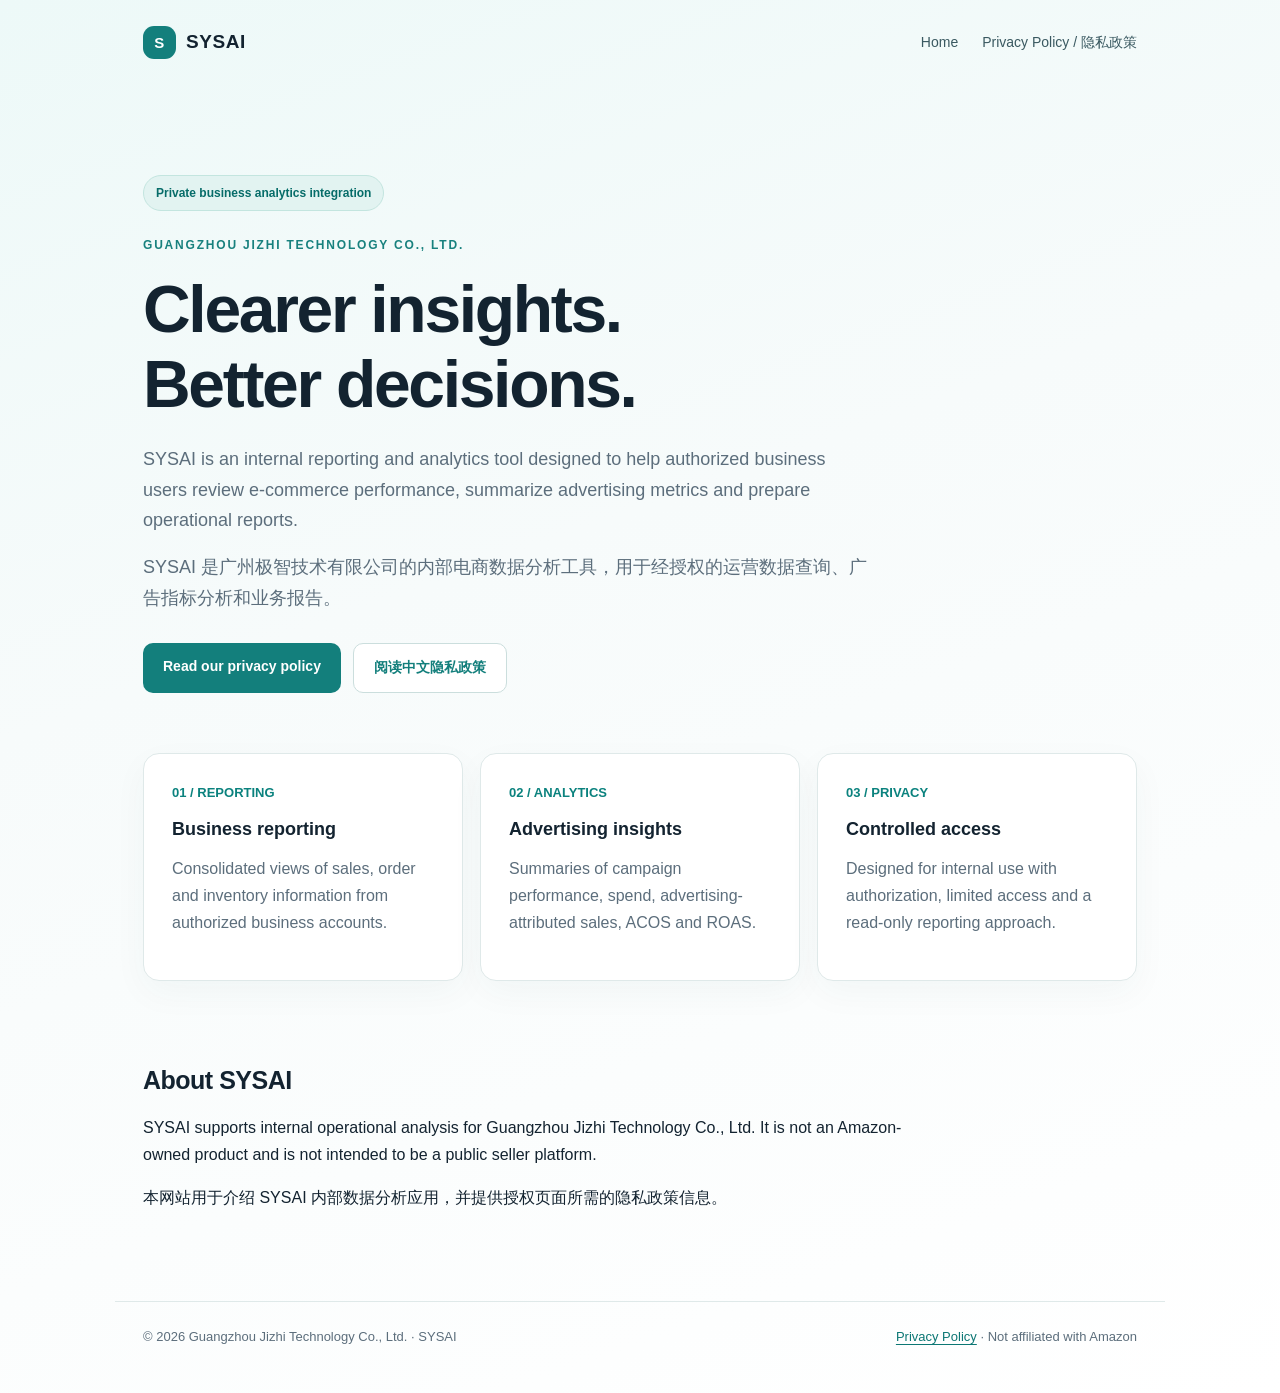
<file: index.html>
<!doctype html><html lang="en"><head><meta charset="utf-8"><meta name="viewport" content="width=device-width,initial-scale=1"><title>SYSAI | Internal Commerce Analytics</title><meta name="description" content="SYSAI is an internal commerce reporting and analytics integration by Guangzhou Jizhi Technology Co., Ltd."><link rel="stylesheet" href="style.css"></head><body><header><a class="brand" href="./"><span class="mark">S</span> SYSAI</a><nav><a href="./">Home</a><a href="privacy.html">Privacy Policy / 隐私政策</a></nav></header><main><section class="hero"><span class="pill">Private business analytics integration</span><div class="eyebrow" style="margin-top:24px">Guangzhou Jizhi Technology Co., Ltd.</div><h1>Clearer insights.<br>Better decisions.</h1><p class="sub">SYSAI is an internal reporting and analytics tool designed to help authorized business users review e-commerce performance, summarize advertising metrics and prepare operational reports.</p><p class="sub" lang="zh-CN">SYSAI 是广州极智技术有限公司的内部电商数据分析工具，用于经授权的运营数据查询、广告指标分析和业务报告。</p><div class="actions"><a class="button" href="privacy.html">Read our privacy policy</a><a class="button secondary" href="privacy.html#zh">阅读中文隐私政策</a></div></section><div class="grid"><section class="panel"><div class="num">01 / REPORTING</div><h3>Business reporting</h3><p class="muted">Consolidated views of sales, order and inventory information from authorized business accounts.</p></section><section class="panel"><div class="num">02 / ANALYTICS</div><h3>Advertising insights</h3><p class="muted">Summaries of campaign performance, spend, advertising-attributed sales, ACOS and ROAS.</p></section><section class="panel"><div class="num">03 / PRIVACY</div><h3>Controlled access</h3><p class="muted">Designed for internal use with authorization, limited access and a read-only reporting approach.</p></section></div><section style="padding-top:40px;max-width:800px"><h2>About SYSAI</h2><p>SYSAI supports internal operational analysis for Guangzhou Jizhi Technology Co., Ltd. It is not an Amazon-owned product and is not intended to be a public seller platform.</p><p lang="zh-CN">本网站用于介绍 SYSAI 内部数据分析应用，并提供授权页面所需的隐私政策信息。</p></section></main><footer><span>© 2026 Guangzhou Jizhi Technology Co., Ltd. · SYSAI</span><span><a href="privacy.html">Privacy Policy</a> · Not affiliated with Amazon</span></footer></body></html>
</file>
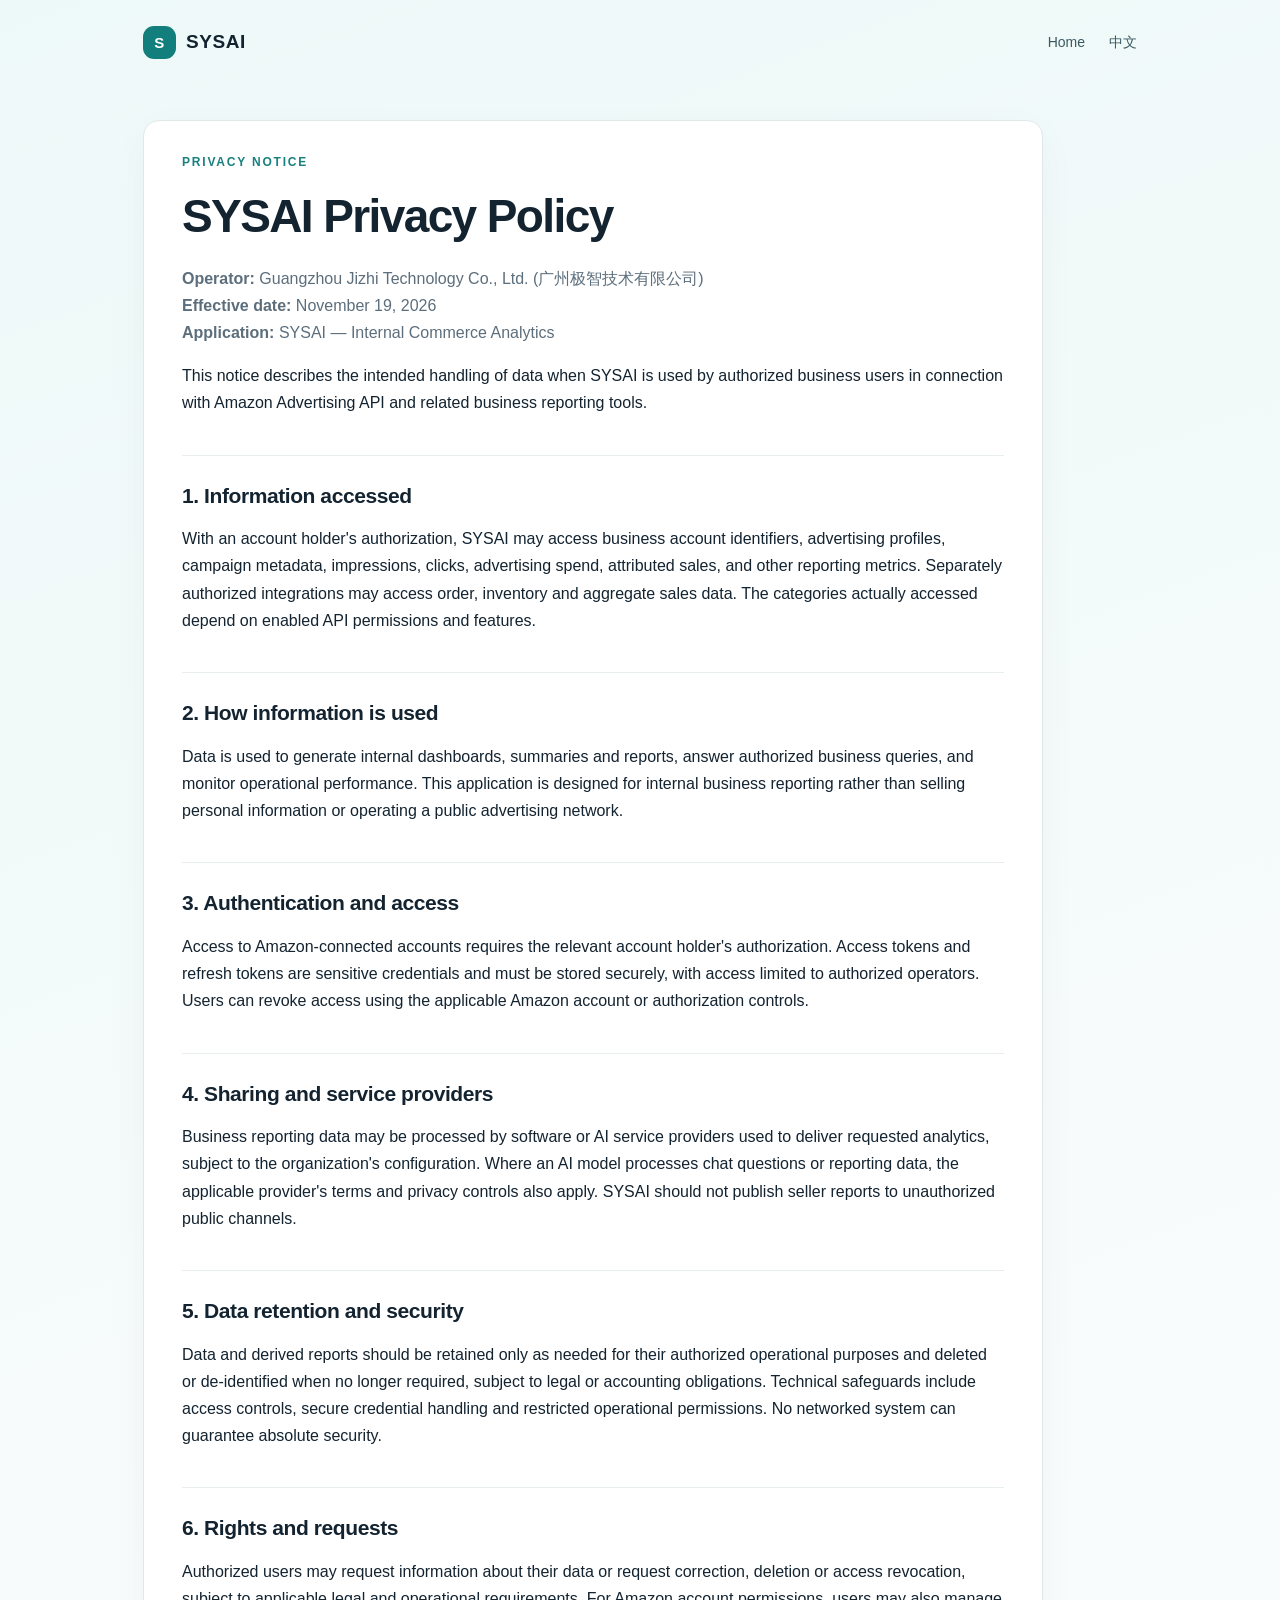
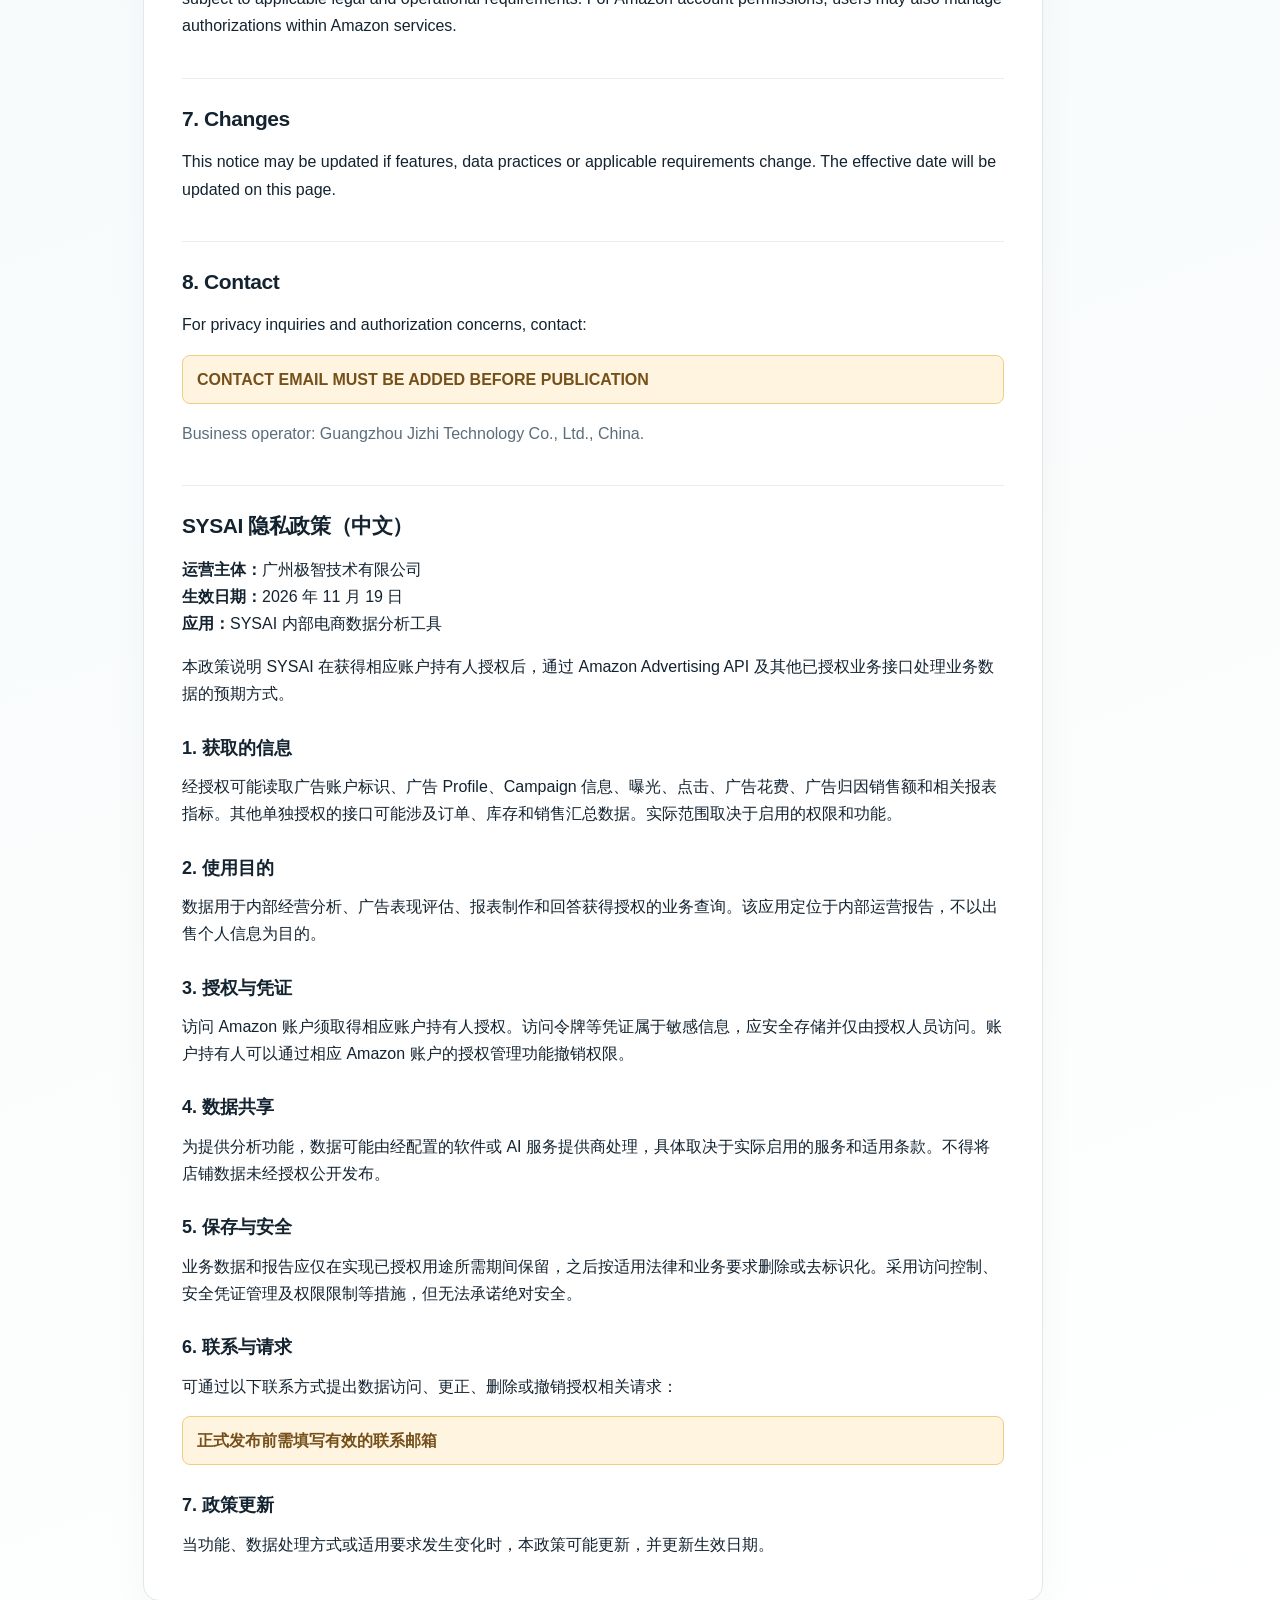
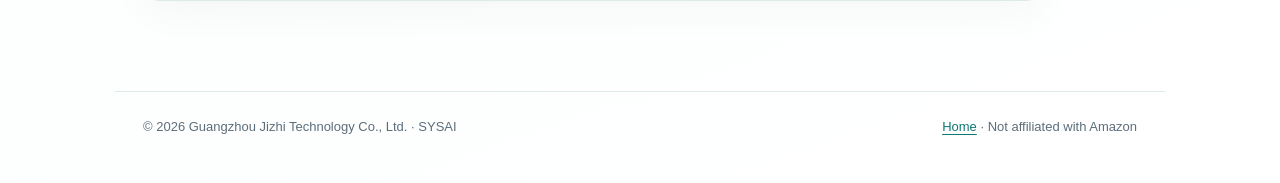
<file: privacy.html>
<!doctype html><html lang="en"><head><meta charset="utf-8"><meta name="viewport" content="width=device-width,initial-scale=1"><title>Privacy Policy | SYSAI</title><meta name="description" content="Privacy notice for SYSAI, an internal analytics integration from Guangzhou Jizhi Technology Co., Ltd."><link rel="stylesheet" href="style.css"></head><body><header><a class="brand" href="./"><span class="mark">S</span> SYSAI</a><nav><a href="./">Home</a><a href="#zh">中文</a></nav></header><main><article class="legal"><span class="eyebrow">Privacy notice</span><h1>SYSAI Privacy Policy</h1><p class="muted"><strong>Operator:</strong> Guangzhou Jizhi Technology Co., Ltd. (广州极智技术有限公司)<br><strong>Effective date:</strong> November 19, 2026<br><strong>Application:</strong> SYSAI — Internal Commerce Analytics</p><p>This notice describes the intended handling of data when SYSAI is used by authorized business users in connection with Amazon Advertising API and related business reporting tools.</p><h2>1. Information accessed</h2><p>With an account holder's authorization, SYSAI may access business account identifiers, advertising profiles, campaign metadata, impressions, clicks, advertising spend, attributed sales, and other reporting metrics. Separately authorized integrations may access order, inventory and aggregate sales data. The categories actually accessed depend on enabled API permissions and features.</p><h2>2. How information is used</h2><p>Data is used to generate internal dashboards, summaries and reports, answer authorized business queries, and monitor operational performance. This application is designed for internal business reporting rather than selling personal information or operating a public advertising network.</p><h2>3. Authentication and access</h2><p>Access to Amazon-connected accounts requires the relevant account holder's authorization. Access tokens and refresh tokens are sensitive credentials and must be stored securely, with access limited to authorized operators. Users can revoke access using the applicable Amazon account or authorization controls.</p><h2>4. Sharing and service providers</h2><p>Business reporting data may be processed by software or AI service providers used to deliver requested analytics, subject to the organization's configuration. Where an AI model processes chat questions or reporting data, the applicable provider's terms and privacy controls also apply. SYSAI should not publish seller reports to unauthorized public channels.</p><h2>5. Data retention and security</h2><p>Data and derived reports should be retained only as needed for their authorized operational purposes and deleted or de-identified when no longer required, subject to legal or accounting obligations. Technical safeguards include access controls, secure credential handling and restricted operational permissions. No networked system can guarantee absolute security.</p><h2>6. Rights and requests</h2><p>Authorized users may request information about their data or request correction, deletion or access revocation, subject to applicable legal and operational requirements. For Amazon account permissions, users may also manage authorizations within Amazon services.</p><h2>7. Changes</h2><p>This notice may be updated if features, data practices or applicable requirements change. The effective date will be updated on this page.</p><h2>8. Contact</h2><p>For privacy inquiries and authorization concerns, contact:</p><p class="contact-pending">CONTACT EMAIL MUST BE ADDED BEFORE PUBLICATION</p><p class="muted">Business operator: Guangzhou Jizhi Technology Co., Ltd., China.</p><section id="zh" lang="zh-CN"><h2>SYSAI 隐私政策（中文）</h2><p><strong>运营主体：</strong>广州极智技术有限公司<br><strong>生效日期：</strong>2026 年 11 月 19 日<br><strong>应用：</strong>SYSAI 内部电商数据分析工具</p><p>本政策说明 SYSAI 在获得相应账户持有人授权后，通过 Amazon Advertising API 及其他已授权业务接口处理业务数据的预期方式。</p><h3>1. 获取的信息</h3><p>经授权可能读取广告账户标识、广告 Profile、Campaign 信息、曝光、点击、广告花费、广告归因销售额和相关报表指标。其他单独授权的接口可能涉及订单、库存和销售汇总数据。实际范围取决于启用的权限和功能。</p><h3>2. 使用目的</h3><p>数据用于内部经营分析、广告表现评估、报表制作和回答获得授权的业务查询。该应用定位于内部运营报告，不以出售个人信息为目的。</p><h3>3. 授权与凭证</h3><p>访问 Amazon 账户须取得相应账户持有人授权。访问令牌等凭证属于敏感信息，应安全存储并仅由授权人员访问。账户持有人可以通过相应 Amazon 账户的授权管理功能撤销权限。</p><h3>4. 数据共享</h3><p>为提供分析功能，数据可能由经配置的软件或 AI 服务提供商处理，具体取决于实际启用的服务和适用条款。不得将店铺数据未经授权公开发布。</p><h3>5. 保存与安全</h3><p>业务数据和报告应仅在实现已授权用途所需期间保留，之后按适用法律和业务要求删除或去标识化。采用访问控制、安全凭证管理及权限限制等措施，但无法承诺绝对安全。</p><h3>6. 联系与请求</h3><p>可通过以下联系方式提出数据访问、更正、删除或撤销授权相关请求：</p><p class="contact-pending">正式发布前需填写有效的联系邮箱</p><h3>7. 政策更新</h3><p>当功能、数据处理方式或适用要求发生变化时，本政策可能更新，并更新生效日期。</p></section></article></main><footer><span>© 2026 Guangzhou Jizhi Technology Co., Ltd. · SYSAI</span><span><a href="./">Home</a> · Not affiliated with Amazon</span></footer></body></html>
</file>
<file: style.css>
:root{color-scheme:light;--ink:#132330;--muted:#5c6e7c;--sky:#eaf7f7;--teal:#137f7c;--line:#dfe9e9;--paper:#ffffff}*{box-sizing:border-box}body{margin:0;font:16px/1.7 -apple-system,BlinkMacSystemFont,"Segoe UI",Roboto,"Noto Sans CJK SC",sans-serif;color:var(--ink);background:linear-gradient(160deg,#edf9f8,#f7fbfb 40%,#fff)}a{color:#0c7774;text-underline-offset:3px}header{max-width:1050px;margin:auto;display:flex;align-items:center;justify-content:space-between;padding:26px 28px}nav{display:flex;gap:24px;align-items:center}nav a{font-size:14px;text-decoration:none;color:#3a5961}.brand{display:flex;gap:10px;align-items:center;font-weight:800;font-size:19px;letter-spacing:.03em;text-decoration:none;color:#132330}.mark{height:33px;width:33px;border-radius:11px;background:#137f7c;color:#fff;display:grid;place-items:center;font-size:15px}main{max-width:1050px;margin:35px auto 90px;padding:0 28px}.hero{padding:55px 0 60px;max-width:830px}.eyebrow{font-size:12px;font-weight:700;text-transform:uppercase;letter-spacing:.15em;color:#18817e}h1{font-size:clamp(36px,6vw,66px);line-height:1.14;letter-spacing:-.035em;margin:16px 0 22px}h2{font-size:25px;letter-spacing:-.02em;margin:38px 0 12px}h3{font-size:18px;margin:25px 0 7px}p{margin:10px 0 16px}.sub{color:var(--muted);font-size:18px;max-width:730px}.pill{display:inline-flex;align-items:center;gap:9px;background:#e2f3f1;color:#066c69;border:1px solid #c3e5df;font-size:12px;font-weight:700;padding:7px 12px;border-radius:100px}.actions{display:flex;gap:12px;flex-wrap:wrap;margin-top:30px}.button{border-radius:10px;padding:12px 20px;background:#137f7c;color:white;text-decoration:none;font-weight:700;font-size:14px}.button.secondary{background:white;color:#137f7c;border:1px solid #cbdedd}.grid{display:grid;grid-template-columns:repeat(3,1fr);gap:17px}.panel{background:#fff;border:1px solid var(--line);box-shadow:0 12px 35px #0a41400a;border-radius:16px;padding:28px}.panel h3{margin-top:10px}.num{color:#0b827e;font-weight:800;font-size:13px}.muted,small{color:var(--muted)}.legal{background:white;border:1px solid var(--line);border-radius:16px;padding:26px 38px;max-width:900px;box-shadow:0 12px 40px #0a414009}.legal h1{font-size:clamp(30px,5vw,46px)}.legal h2{border-top:1px solid #e8eeee;padding-top:22px;font-size:21px}.contact-pending{padding:10px 14px;background:#fff4df;border:1px solid #f1cd81;border-radius:8px;font-weight:700;color:#76501b}footer{border-top:1px solid var(--line);max-width:1050px;margin:auto;padding:24px 28px 45px;font-size:13px;color:var(--muted);display:flex;flex-wrap:wrap;justify-content:space-between;gap:12px}@media(max-width:730px){header{padding:22px 18px}nav{gap:12px}main{padding:0 18px;margin-top:10px}.grid{grid-template-columns:1fr}.hero{padding:32px 0}.legal{padding:22px}.sub{font-size:16px}}
</file>
